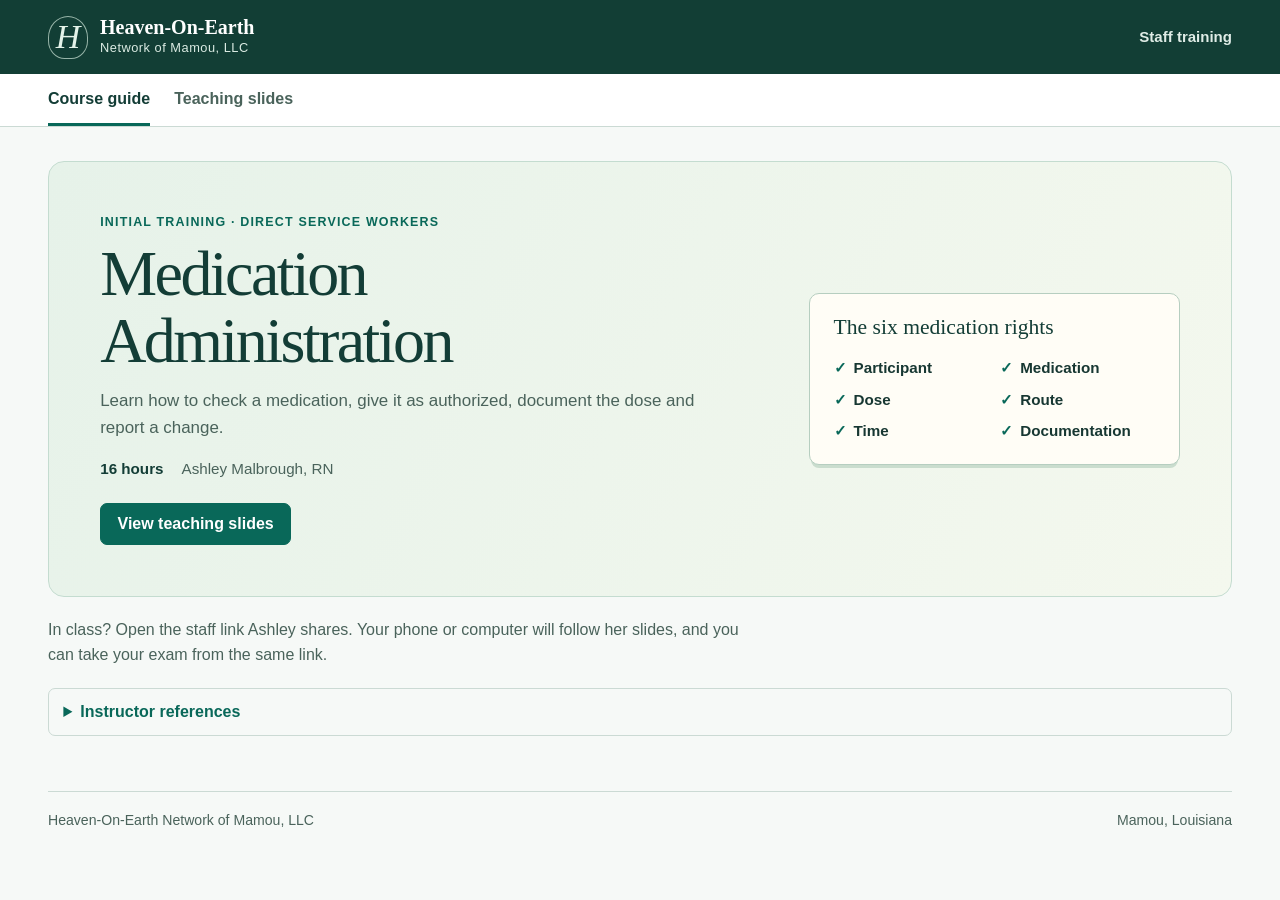
<file: medication/index.html>
<!doctype html>
<html lang="en"><head><meta charset="utf-8"><meta name="viewport" content="width=device-width,initial-scale=1"><meta name="referrer" content="no-referrer"><meta name="description" content="Heaven-On-Earth Network of Mamou medication administration training, retraining and yearly recertification for direct service workers."><title>Medication Administration · HOEN Staff Training</title><link rel="stylesheet" href="course.css?v=review1"></head>
<body><a href="#main" class="skip">Skip to course</a><header class="mast"><div class="frame mast-in"><a class="brand" href="./" aria-label="Heaven-On-Earth course home"><span class="brand-mark" aria-hidden="true">H</span><span>Heaven-On-Earth<span class="brand-sub">Network of Mamou, LLC</span></span></a><span class="mast-label">Staff training</span></div></header>
<div class="nav-bar"><nav class="frame nav" id="nav" aria-label="Course navigation"></nav></div>
<main class="frame" id="main" tabindex="-1"><p class="loading">Opening your course…</p></main><div class="frame" id="notice" role="status" aria-live="polite"></div><footer class="frame foot"><span>Heaven-On-Earth Network of Mamou, LLC</span><span>Mamou, Louisiana</span></footer>
<script type="module" src="app.js?v=review1"></script></body></html>
</file>
<file: medication/course.css>
:root{font-family:"Source Sans 3","Segoe UI",Arial,sans-serif;color:#173732;background:#f6f9f7;font-size:16px;--ink:#133d36;--teal:#096859;--line:#cbdad4;--quiet:#4a635b;--mint:#e8f3ec;--white:#fff;--amber:#bb7828}*{box-sizing:border-box}body{margin:0;line-height:1.55}button,input,select{font:inherit}button,a,summary,input,select{touch-action:manipulation}button,a{transition:background .15s,color .15s}a{color:#075f51;text-underline-offset:.18em}button{cursor:pointer}button:disabled{cursor:wait;opacity:.65}button:focus-visible,a:focus-visible,summary:focus-visible,input:focus-visible,select:focus-visible{outline:3px solid #c87520;outline-offset:3px}.frame{width:min(1184px,calc(100% - 56px));margin:auto}.mast{background:#123e35;color:white}.mast-in,.foot,.topline,.space,.rows,.statrow,.module-meta,.controls,.stack-row,.roster-line,.progress-label{display:flex;align-items:center;justify-content:space-between;gap:1rem}.mast-in{min-height:74px}.brand{display:flex;align-items:center;gap:12px;color:#fff;text-decoration:none;font-family:Georgia,serif;font-size:1.25rem;font-weight:600;line-height:1.08}.brand-mark{font:italic 34px/1 Georgia,serif;color:#e4f3e9;border:1px solid #97b4a8;border-radius:50% 50% 42% 42%;width:40px;height:43px;display:grid;place-items:center}.brand-sub{display:block;font: .8rem/1.5 "Segoe UI",Arial,sans-serif;letter-spacing:.04em;color:#dbebe3}.mast-label{color:#dfece6;font-weight:600;font-size:.94rem}.nav-bar{background:white;border-bottom:1px solid var(--line)}.nav{display:flex;gap:1.5rem;overflow:auto;min-height:52px}.nav button{flex:none;border:0;border-bottom:3px solid transparent;background:transparent;color:var(--quiet);font-weight:600;padding:.75rem 0 .6rem}.nav button[aria-current=page]{border-color:var(--teal);color:var(--ink)}main.frame{padding:34px 0 42px;min-height:62vh}.skip{position:absolute;left:-999px;top:8px;background:white;padding:10px;z-index:10}.skip:focus{left:8px}.foot{border-top:1px solid var(--line);padding:18px 0 26px;color:var(--quiet);font-size:.88rem;flex-wrap:wrap}.hero{border:1px solid #c4dcd0;border-radius:16px;background:linear-gradient(115deg,#e6f2e9 0%,#f4f8ee 100%);padding:clamp(24px,4vw,52px);display:grid;grid-template-columns:minmax(0,1.25fr) minmax(230px,.72fr);gap:clamp(22px,5vw,72px);align-items:center}.eyebrow,.cap,.smallcap{font-size:.78rem;color:var(--teal);font-weight:750;letter-spacing:.095em;text-transform:uppercase}.hero h1,.page-head h1,h2,h3,h4{color:var(--ink);line-height:1.15}.hero h1,.page-head h1{font:normal clamp(2.35rem,5vw,4.35rem)/1.05 Georgia,"Times New Roman",serif;margin:.45rem 0 .9rem;letter-spacing:-.04em}.hero p,.page-head p{max-width:66ch;margin:.45rem 0 1rem;color:var(--quiet);font-size:1.06rem}.hero .actions{margin-top:1.4rem}.guide-card{padding:21px 24px;border:1px solid #b6cec0;border-radius:10px;background:#fffdf6;box-shadow:0 5px 0 -2px #caddce}.guide-card h2{font:1.35rem Georgia,serif;margin:0 0 1rem}.rights{display:grid;grid-template-columns:1fr 1fr;gap:8px 12px;margin:0;padding:0;list-style:none}.rights li{font-weight:600;font-size:.95rem;display:flex;align-items:center;gap:7px}.rights li:before{content:'✓';color:var(--teal);font-weight:700}.actions,.tagline,.inline-actions{display:flex;align-items:center;flex-wrap:wrap;gap:10px}.btn,button.primary,button.secondary,.button-link{padding:.55rem 1.02rem;border-radius:7px;background:var(--teal);color:white;border:1px solid var(--teal);font-weight:650;text-decoration:none;display:inline-flex;align-items:center;justify-content:center;min-height:42px;line-height:1.25}.btn:hover,.primary:hover{background:#064d42}.btn.light,button.secondary,.button-link{background:white;color:var(--ink);border-color:#a7c2b6}.btn.light:hover,.secondary:hover{background:var(--mint)}.plain{border:0;background:none;color:var(--teal);font-weight:650;padding:7px 4px;text-decoration:underline;text-underline-offset:3px}.tagline{gap:8px 18px;color:var(--quiet);font-size:.95rem}.tagline strong{color:var(--ink)}.section-title{margin:30px 0 15px}.section-title h2,.panel>h2,.section-heading{font:normal clamp(1.5rem,2.3vw,2rem)/1.18 Georgia,serif;margin:0 0 .3rem}.section-title p{color:var(--quiet);margin:.35rem 0}.daygrid,.twocol{display:grid;grid-template-columns:1fr 1fr;gap:18px}.panel,.day,.lesson-body,.lesson-menu,.quiz,.roster-line{background:#fff;border:1px solid var(--line);border-radius:12px}.panel,.lesson-body,.quiz{padding:clamp(18px,3vw,30px)}.day{padding:21px 23px}.day h3{font-size:1.18rem;margin:0}.pill,.status-chip{display:inline-block;border-radius:22px;font-size:.84rem;padding:3px 10px;font-weight:650;background:var(--mint);color:#165346}.pill.warm{background:#fff0d8;color:#724908}.day ol{list-style:none;padding:0;margin:.7rem 0 0}.day li+li{border-top:1px solid #e5ece7}.lesson-link{display:flex;width:100%;text-align:left;align-items:center;justify-content:space-between;gap:12px;border:0;background:transparent;color:var(--ink);padding:12px 0;font-weight:600}.lesson-link:hover{text-decoration:underline}.time{color:var(--quiet);font-weight:400;font-size:.88rem;white-space:nowrap}.page-head{margin-bottom:20px}.page-head h1{font-size:clamp(2rem,4vw,3.1rem)}.muted,.small{color:var(--quiet)}.small{font-size:.91rem}.stack{display:grid;gap:15px}.panel p:last-child{margin-bottom:0}.panel h3,.quiz h2{margin-top:0}.teacher-layout{display:grid;grid-template-columns:270px minmax(0,1fr);gap:20px;align-items:start}.lesson-menu{padding:16px}.lesson-menu button{display:block;width:100%;text-align:left;background:none;border:0;border-left:3px solid transparent;border-radius:4px;padding:.58rem .65rem;color:var(--quiet);line-height:1.25;margin:2px 0}.lesson-menu button.selected{background:var(--mint);border-color:var(--teal);color:var(--ink);font-weight:650}.lesson-menu .cap{padding:6px 10px}.lesson-body h2{font:2rem/1.16 Georgia,serif;margin:.5rem 0}.lesson-body h3,.quiz h3{font-size:1.22rem;margin:1.15rem 0 .4rem}.lesson-body p{margin:.5rem 0}.lesson-body ul{padding-left:1.3rem}.lesson-body li+li{margin-top:.4rem}.segment-index{display:flex;align-items:center;flex-wrap:wrap;gap:.4rem;margin:18px 0}.segment-index button{border:1px solid #bfd3c9;background:white;padding:6px 13px;border-radius:20px;color:var(--quiet);font-size:.9rem}.segment-index button.selected{background:var(--ink);color:white;border-color:var(--ink)}.activity,.callout{background:#edf5ef;border-left:4px solid #477f64;border-radius:0 7px 7px 0;padding:13px 16px;margin:1rem 0}.activity h4{margin:0 0 .25rem}.debrief,details.resource{border:1px solid var(--line);border-radius:7px;padding:.65rem .9rem;margin:.8rem 0}.debrief summary,details.resource summary{cursor:pointer;font-weight:650;color:var(--teal)}.controls{margin-top:1.2rem;padding-top:1rem;border-top:1px solid var(--line);flex-wrap:wrap}.check,.question{border:0;padding:0;margin:1rem 0}.check legend,.question legend{font-weight:650;font-size:1.11rem;margin:0 0 .6rem}.option,.tick{display:flex;align-items:flex-start;gap:.66rem;cursor:pointer}.option{border:1px solid #c8d9cf;border-radius:7px;padding:.6rem .85rem;margin:.45rem 0;line-height:1.45}.option:has(input:checked){border-color:var(--teal);background:#eaf4ee}.option input,.tick input{flex:none;width:1.05rem;height:1.05rem;accent-color:var(--teal);margin:.18rem 0 0}.field{display:grid;gap:5px;margin:.8rem 0;font-weight:650}.field input,.field select,.linkbox input{width:100%;padding:10px 12px;border:1px solid #aebfb6;border-radius:6px;color:var(--ink);background:white;min-width:0}.field input,.field select{font-weight:400}.tick{margin:.9rem 0}.linkbox{padding:14px 16px;border:1px solid #a9c9b7;background:#edf6ed;border-radius:8px;margin:1rem 0;overflow-wrap:anywhere}.linkbox input{margin:.5rem 0}.note,.error,.feedback{margin:.8rem 0;padding:.7rem .9rem;border-radius:7px;background:#e9f3ec;color:#194b36}.error,.feedback.retry{background:#fff0dc;color:#713e08}.notice:empty,#notice:empty{display:none}#notice{position:sticky;bottom:12px;z-index:5;pointer-events:none}#notice>div{max-width:700px;margin:0 auto;box-shadow:0 2px 10px #0002}.roster-line{padding:14px 15px;flex-wrap:wrap}.roster-line h3{font-size:1.09rem;margin:0}.table-wrap{overflow-x:auto}table{width:100%;border-collapse:collapse}th,td{text-align:left;padding:9px 6px;border-bottom:1px solid var(--line)}th{color:var(--quiet);font-size:.88rem}.join-steps{padding-left:1.3rem}.join-steps li+li{margin-top:.4rem}.exam-wrap{max-width:790px;margin:auto}.examstep{height:7px;background:#d6e4dc;border-radius:10px;overflow:hidden;margin:.5rem 0 1.2rem}.examstep i{display:block;height:100%;background:#1b7763}.review-grid{display:grid;grid-template-columns:repeat(auto-fit,minmax(78px,1fr));gap:.5rem}.review-grid button{border:1px solid var(--line);border-radius:5px;background:white;padding:7px;color:var(--ink)}.review-grid button.missing{background:#fff0de}.references{margin-top:20px}.references a{display:block;margin:.35rem 0}.empty,.loading{color:var(--quiet);padding:.5rem 0}.answer-state{font-size:.92rem;color:var(--teal)}hr{border:0;border-top:1px solid var(--line);margin:1rem 0}p,li,button{overflow-wrap:break-word}h1,h2,h3{overflow-wrap:anywhere}[hidden]{display:none!important}@media(max-width:800px){.teacher-layout{grid-template-columns:1fr}.lesson-menu{display:none}.hero{grid-template-columns:1fr}.guide-card{display:none}.twocol{grid-template-columns:1fr}.nav{gap:1.2rem}.space{align-items:flex-start}}@media(max-width:620px){.frame{width:calc(100% - 28px)}.mast-in{min-height:61px}.mast-label{font-size:.8rem}.daygrid{grid-template-columns:1fr}.hero{padding:24px 19px}.stack-row{align-items:stretch;flex-direction:column}.rows{flex-wrap:wrap}.mast .brand{font-size:1.1rem}.brand-mark{width:34px;height:38px}.page-head p{font-size:1rem}.module-meta{align-items:flex-start}.roster-line .actions{width:100%}.foot{gap:.3rem}.nav button{font-size:.95rem}.controls{gap:.7rem}}@media(min-width:801px){.mobile-module{display:none}}
.deck{max-width:900px;margin:0 auto}.slide-heading{display:flex;align-items:baseline;justify-content:space-between;gap:.7rem;margin:0 0 12px;color:var(--quiet);font-size:.95rem;flex-wrap:wrap}.slide-paper{padding:clamp(20px,4vw,42px);background:white;border:1px solid var(--line);border-radius:14px}.slide-count{font-weight:650;color:var(--teal)}.slide-paper h1{font:normal clamp(1.9rem,3.6vw,3.1rem)/1.12 Georgia,serif;letter-spacing:-.025em;margin:1.15rem 0;color:var(--ink)}.teaching-points{padding-left:1.25rem;margin:.75rem 0 1.35rem}.teaching-points li{font-size:clamp(1.04rem,1.7vw,1.26rem);line-height:1.5;padding:0 0 .72rem .2rem}.teaching-points li::marker{color:var(--teal)}.slide-paper .controls{margin-top:.6rem}.slide-paper .controls button{min-width:88px}.slide-paper button:disabled{cursor:default}.guide-help{max-width:80ch;color:var(--quiet);margin:1.3rem 0}.class-tools{margin:.9rem 0}.class-tools summary{cursor:pointer;color:var(--teal);font-weight:650}.class-tools .linkbox{margin:.55rem 0}.checkin{padding:15px 20px;background:#edf6f0;border:1px solid var(--line);border-radius:10px;margin-bottom:15px}.checkin strong{color:var(--ink);font-size:1.05rem}.checkin .field{margin:.35rem 0}.checkin .field input{min-width:200px}.checkin .tick{font-size:.9rem;margin:.35rem 0}.checkin-fields{display:flex;align-items:end;gap:.8rem;flex-wrap:wrap}.checkin .field{flex:1;min-width:0}.checkin .primary{margin-bottom:.35rem}.status-inline{color:var(--quiet);font-size:.92rem}.status-inline:empty{display:none}.roster-pick{display:flex;align-items:center;justify-content:space-between;padding:.65rem 0;border-bottom:1px solid var(--line);gap:.7rem}.roster-pick .tick{margin:0}.roster-pick small{display:block;font-size:.88rem;color:var(--quiet)}.roster-pick .plain{font-size:.9rem}.follow-hint{margin:.6rem 0 0;font-size:.92rem;color:var(--quiet)}.exam-now{padding:12px 16px;border-radius:8px;background:var(--mint);display:flex;align-items:center;justify-content:space-between;gap:12px;margin-bottom:13px}.simple-room{max-width:880px;margin:0 auto}.simple-room .panel h2{margin-bottom:.4rem}.simple-room .field input[type=number]{max-width:100px}.simple-room .roster-summary{margin:.4rem 0}.checkin .roster-hint{font-size:.88rem;margin:.25rem 0}.slide-paper .examstep{height:5px;margin:.4rem 0 .85rem}.slide-paper:focus{outline:none}@media(max-width:620px){.slide-paper{padding:19px 16px}.teaching-points li{padding-bottom:.62rem}.checkin{padding:12px}.slide-heading{font-size:.86rem}.checkin .field input{min-width:0}.roster-pick{align-items:flex-start;flex-wrap:wrap}.roster-pick .plain{padding:2px}.deck .controls{gap:8px}.slide-paper h1{margin-top:.9rem}.nav{gap:1rem}}

.track-group{border-top:1px solid var(--line);padding:1rem 0 .45rem}.track-group .linkbox{margin:.5rem 0}.track-card h2{margin-top:0}.simple-room .field textarea{font:inherit;font-weight:400;color:var(--ink);line-height:1.45;border:1px solid #aebfb6;border-radius:6px;padding:10px 12px;max-width:100%;width:100%;resize:vertical}.slide-paper details h3{font:600 1.05rem/1.3 "Segoe UI",Arial,sans-serif;margin:.9rem 0 .4rem}.slide-paper details ul{margin:.3rem 0 .8rem;padding-left:1.35rem}.slide-paper details li+li{margin-top:.3rem}#evaluation-panel{margin-top:1rem;scroll-margin:1rem}.track-card .small{white-space:normal}.track-card .linkbox input{width:100%}.track-card{min-width:0}
</file>
